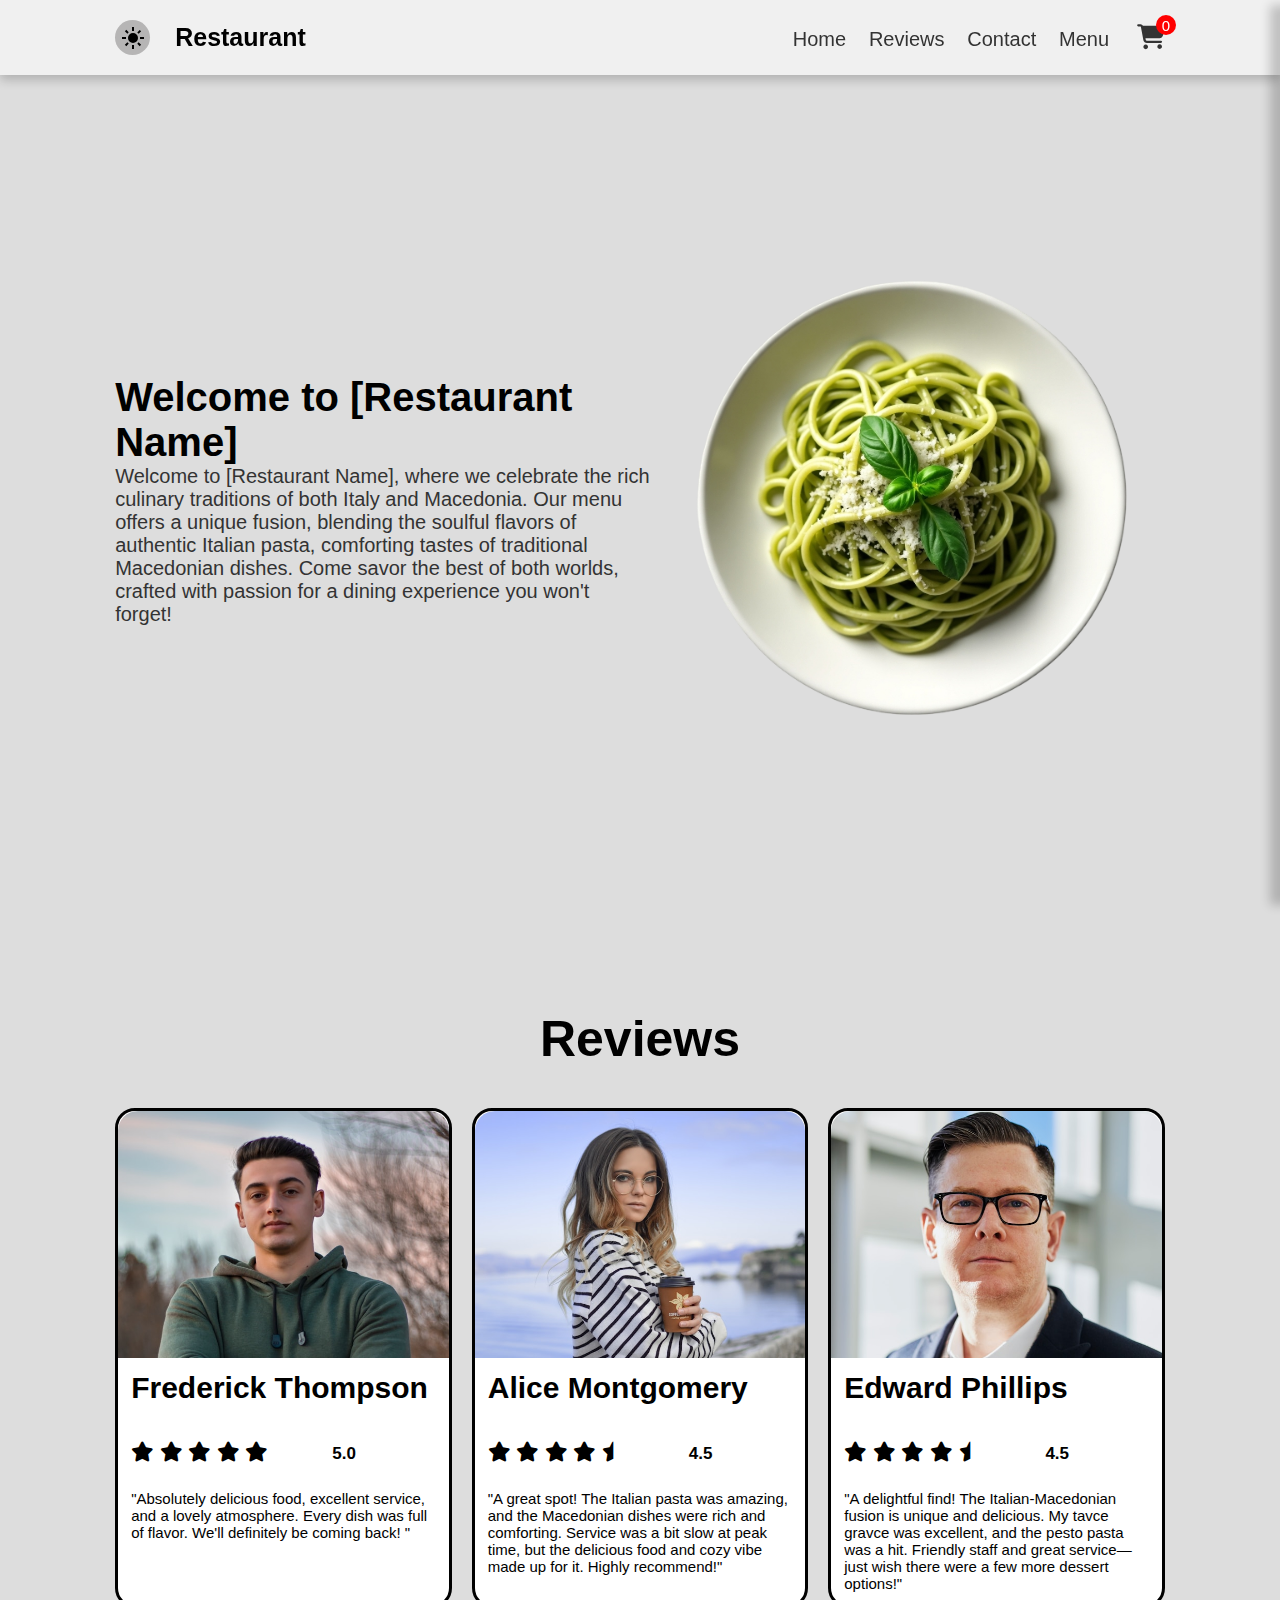
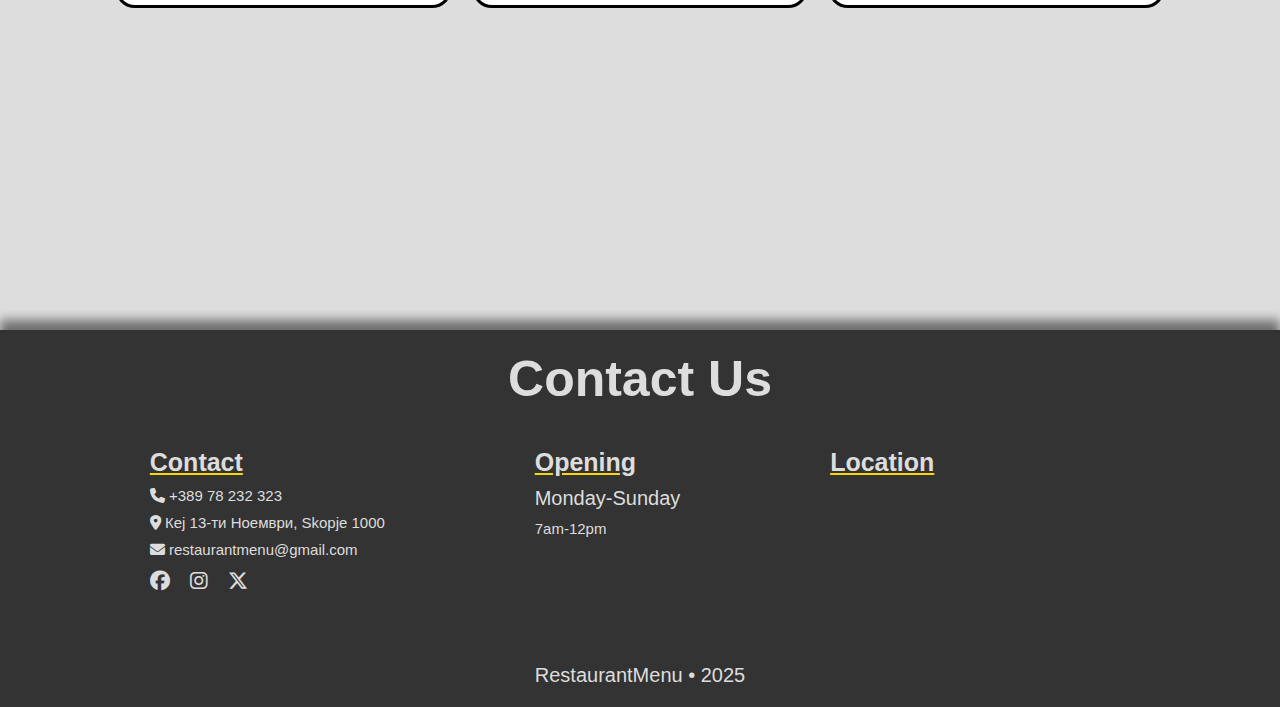
<file: index.html>
<!DOCTYPE html>
<html lang="en">
<head>
    <meta charset="UTF-8">
    <meta name="viewport" content="width=device-width, initial-scale=1.0">
    <title>Restaurant Menu</title>
    <link rel="stylesheet" href="https://cdnjs.cloudflare.com/ajax/libs/font-awesome/6.7.2/css/all.min.css"
          integrity="sha512-Evv84Mr4kqVGRNSgIGL/F/aIDqQb7xQ2vcrdIwxfjThSH8CSR7PBEakCr51Ck+w+/U6swU2Im1vVX0SVk9ABhg=="
          crossorigin="anonymous" referrerpolicy="no-referrer" />
    <link rel="stylesheet" href="styles/index.css">
    <link rel="stylesheet" href="styles/shopCart.css">
    <link rel="stylesheet" href="styles/navBar.css">
    <link rel="stylesheet" href="styles/darklight.css">
</head>
<body>
<!--header-->
    <header>
        <div class="name-theme">
            <button id="dark-light">
                <svg xmlns="http://www.w3.org/2000/svg" height="24px" viewBox="0 -960 960 960" width="24px" fill="#000000"><path d="M480-120q-150 0-255-105T120-480q0-150 105-255t255-105q14 0 27.5 1t26.5 3q-41 29-65.5 75.5T444-660q0 90 63 153t153 63q55 0 101-24.5t75-65.5q2 13 3 26.5t1 27.5q0 150-105 255T480-120Z"/></svg>
                <svg xmlns="http://www.w3.org/2000/svg" height="24px" viewBox="0 -960 960 960" width="24px" fill="#000000"><path d="M480-280q-83 0-141.5-58.5T280-480q0-83 58.5-141.5T480-680q83 0 141.5 58.5T680-480q0 83-58.5 141.5T480-280ZM200-440H40v-80h160v80Zm720 0H760v-80h160v80ZM440-760v-160h80v160h-80Zm0 720v-160h80v160h-80ZM256-650l-101-97 57-59 96 100-52 56Zm492 496-97-101 53-55 101 97-57 59Zm-98-550 97-101 59 57-100 96-56-52ZM154-212l101-97 55 53-97 101-59-57Z"/></svg>
            </button>
            <h2>Restaurant</h2>
        </div>
        <nav>
            <div class="navbar">
                <a href="index.html#home">Home</a>
                <a href="index.html#reviews">Reviews</a>
                <a href="index.html#contact">Contact</a>
                <a href="menu.html">Menu</a>
            </div>
            <div class="shop-cart-container">
                <div class="notification-shop-cart">0</div>
                <a class="shop-cart"><i class="fa-solid fa-cart-shopping"></i></a>
            </div>
            <div id="menu-bar"><i class="fa-solid fa-bars"></i></div>
        </nav>
    </header>

    <div class="shop-cart-card">
        <h1>Shopping cart</h1>
        <ul class="list-shop-cart"></ul>
        <div class="checkout">
            <div class="total">0</div>
            <div class="close">Close</div>
        </div>
    </div>

<!--main-->
    <main>
        <section id="home" class="home-section">
            <div class="home-content">
                <h2>Welcome to [Restaurant Name]</h2>
                <p>Welcome to [Restaurant Name], where we celebrate the rich culinary traditions of both Italy and
                    Macedonia. Our menu offers a unique fusion, blending the soulful flavors of authentic Italian pasta,
                    comforting tastes of traditional Macedonian dishes. Come savor the best of both worlds, crafted
                    with passion for a dining experience you won't forget!</p>
            </div>
            <div class="image-container">
                <img src="images/home-img.png" height="600" width="600"/>
            </div>
        </section>

        <section class="reviews-section" id="reviews">
            <h1>Reviews</h1>
            <div class="reviews-container">
                <div class="reviews-content">
                    <div class="reviews-content-img img1"></div>
                    <h3>Frederick Thompson </h3>
                    <div class="reviews-stars stars1">
                        <i class="fa-solid fa-star"></i>
                        <i class="fa-solid fa-star"></i>
                        <i class="fa-solid fa-star"></i>
                        <i class="fa-solid fa-star"></i>
                        <i class="fa-solid fa-star"></i>
                    </div>
                    <p class="reviews-grade">5.0</p>
                    <p class="review-description">"Absolutely delicious food, excellent service, and a lovely
                        atmosphere. Every dish was full of flavor. We'll definitely be coming back! "</p>
                </div>
                <div class="reviews-content">
                    <div class="reviews-content-img img2"></div>
                    <h3>Alice Montgomery</h3>
                    <div class="reviews-stars stars2">
                        <i class="fa-solid fa-star"></i>
                        <i class="fa-solid fa-star"></i>
                        <i class="fa-solid fa-star"></i>
                        <i class="fa-solid fa-star"></i>
                        <i class="fa-solid fa-star-half"></i>
                    </div>
                    <p class="reviews-grade">4.5</p>
                    <p class="review-description">"A great spot! The Italian pasta was amazing, and the Macedonian
                        dishes were rich and comforting. Service was a bit slow at peak time, but the delicious food
                        and cozy vibe made up for it. Highly recommend!"</p>
                </div>
                <div class="reviews-content">
                    <div class="reviews-content-img img3"></div>
                    <h3>Edward Phillips</h3>
                    <div class="reviews-stars stars3">
                        <i class="fa-solid fa-star"></i>
                        <i class="fa-solid fa-star"></i>
                        <i class="fa-solid fa-star"></i>
                        <i class="fa-solid fa-star"></i>
                        <i class="fa-solid fa-star-half"></i>
                    </div>
                    <p class="reviews-grade">4.5</p>
                    <p class="review-description">"A delightful find! The Italian-Macedonian fusion is unique and
                        delicious. My tavce gravce was excellent, and the pesto pasta was a hit. Friendly staff and
                        great service—just wish there were a few more dessert options!"</p>
                </div>
            </div>
        </section>
        <section id="contact">
            <footer class="contact-footer">
                <h1>Contact Us</h1>
                <div class="contact-container">
                    <div class="contact-info">
                        <h2>Contact</h2>
                        <p><i class="fa-solid fa-phone"></i>  +389 78 232 323</p>
                        <p><i class="fa-solid fa-location-dot"></i>  Кеј 13-ти Ноември, Skopje 1000</p>
                        <p><i class="fa-solid fa-envelope"></i>  restaurantmenu@gmail.com</p>
                        <div class="social-media">
                            <a class="fb" href="https://www.facebook.com"><i class="fa-brands fa-facebook"></i></a>
                            <a class="ig" href="https://www.instagram.com"><i class="fa-brands fa-instagram"></i></a>
                            <a class="x" href="https://www.x.com"><i class="fa-brands fa-x-twitter"></i></a>
                        </div>
                    </div>
                    <div class="contact-work">
                        <h2>Opening</h2>
                        <p class="days">Monday-Sunday</p>
                        <p>7am-12pm</p>
                    </div>
                    <div class="contact-map">
                        <h2>Location</h2>
                        <iframe src="https://www.google.com/maps/embed?pb=!1m14!1m12!1m3!1d670.8393478168705!2d21.4337491891938!3d41.995844864997025!2m3!1f0!2f0!3f0!3m2!1i1024!2i768!4f13.1!5e1!3m2!1sen!2smk!4v1752880765050!5m2!1sen!2smk"
                                width="100%"
                                height="100%"
                                style="border:0;"
                                allowfullscreen=""
                                loading="lazy"
                                referrerpolicy="no-referrer-when-downgrade">
                        </iframe>
                    </div>
                </div>
                <p class="down">RestaurantMenu &#x2022 2025</p>
            </footer>
        </section>
    </main>



<script src="scripts/index.js"></script>
<script src="scripts/cart.js"></script>
<script>
    loadCartFromLocalStorage();
</script>
<script src="scripts/products.js"></script>
<script src="scripts/dark-mode.js"></script>
</body>
</html>
</file>
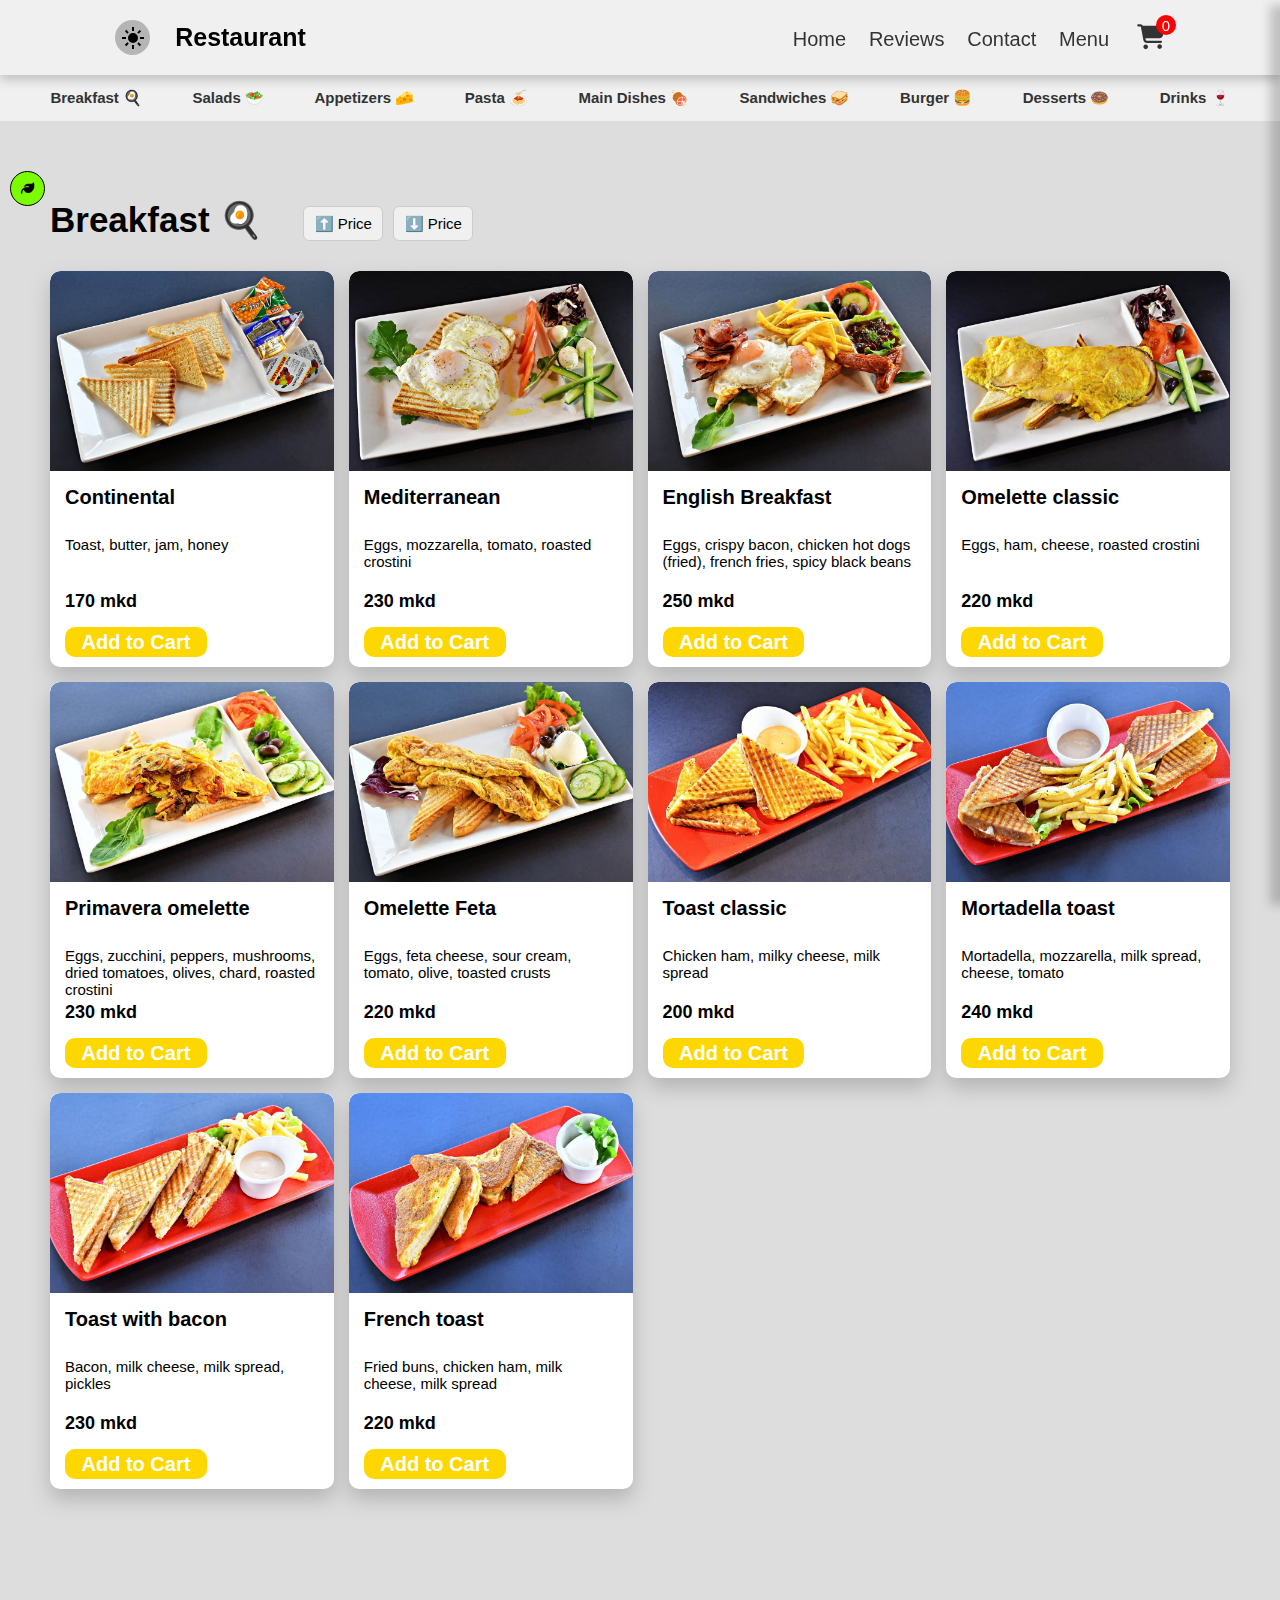
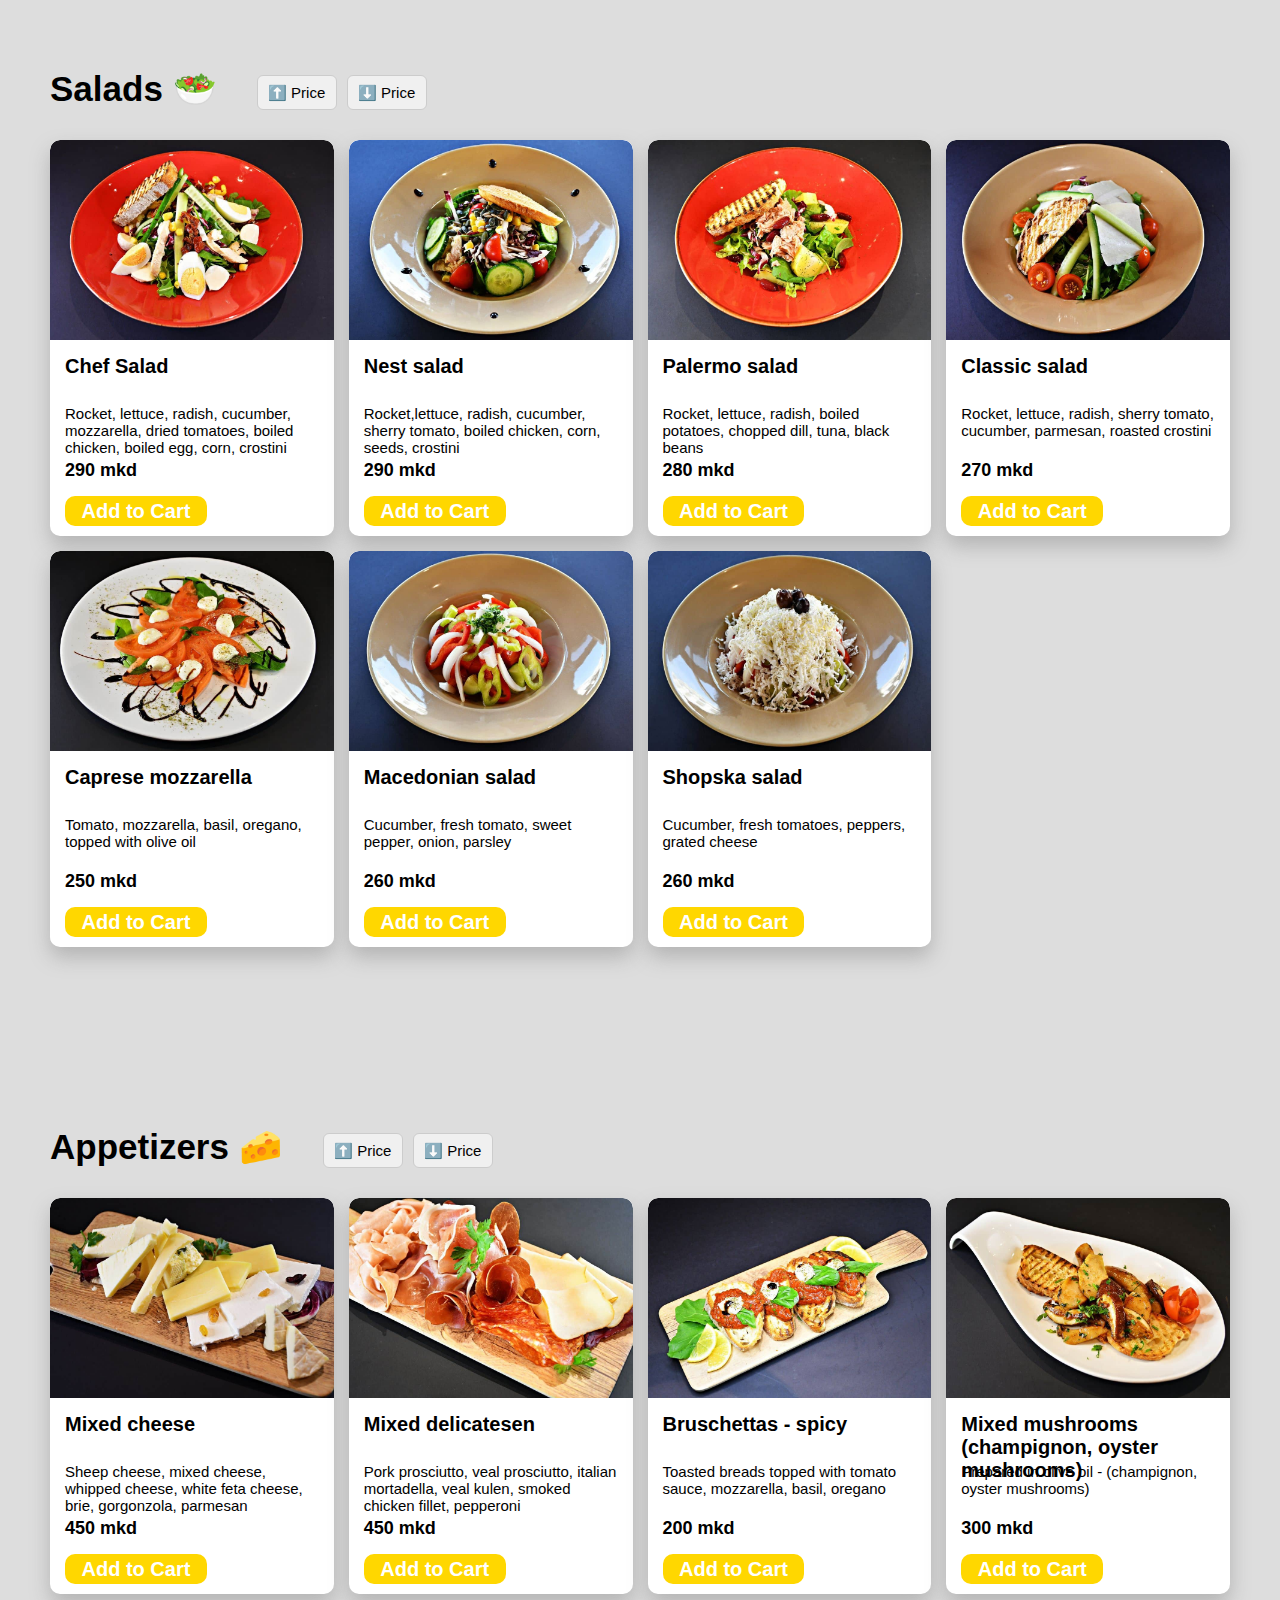
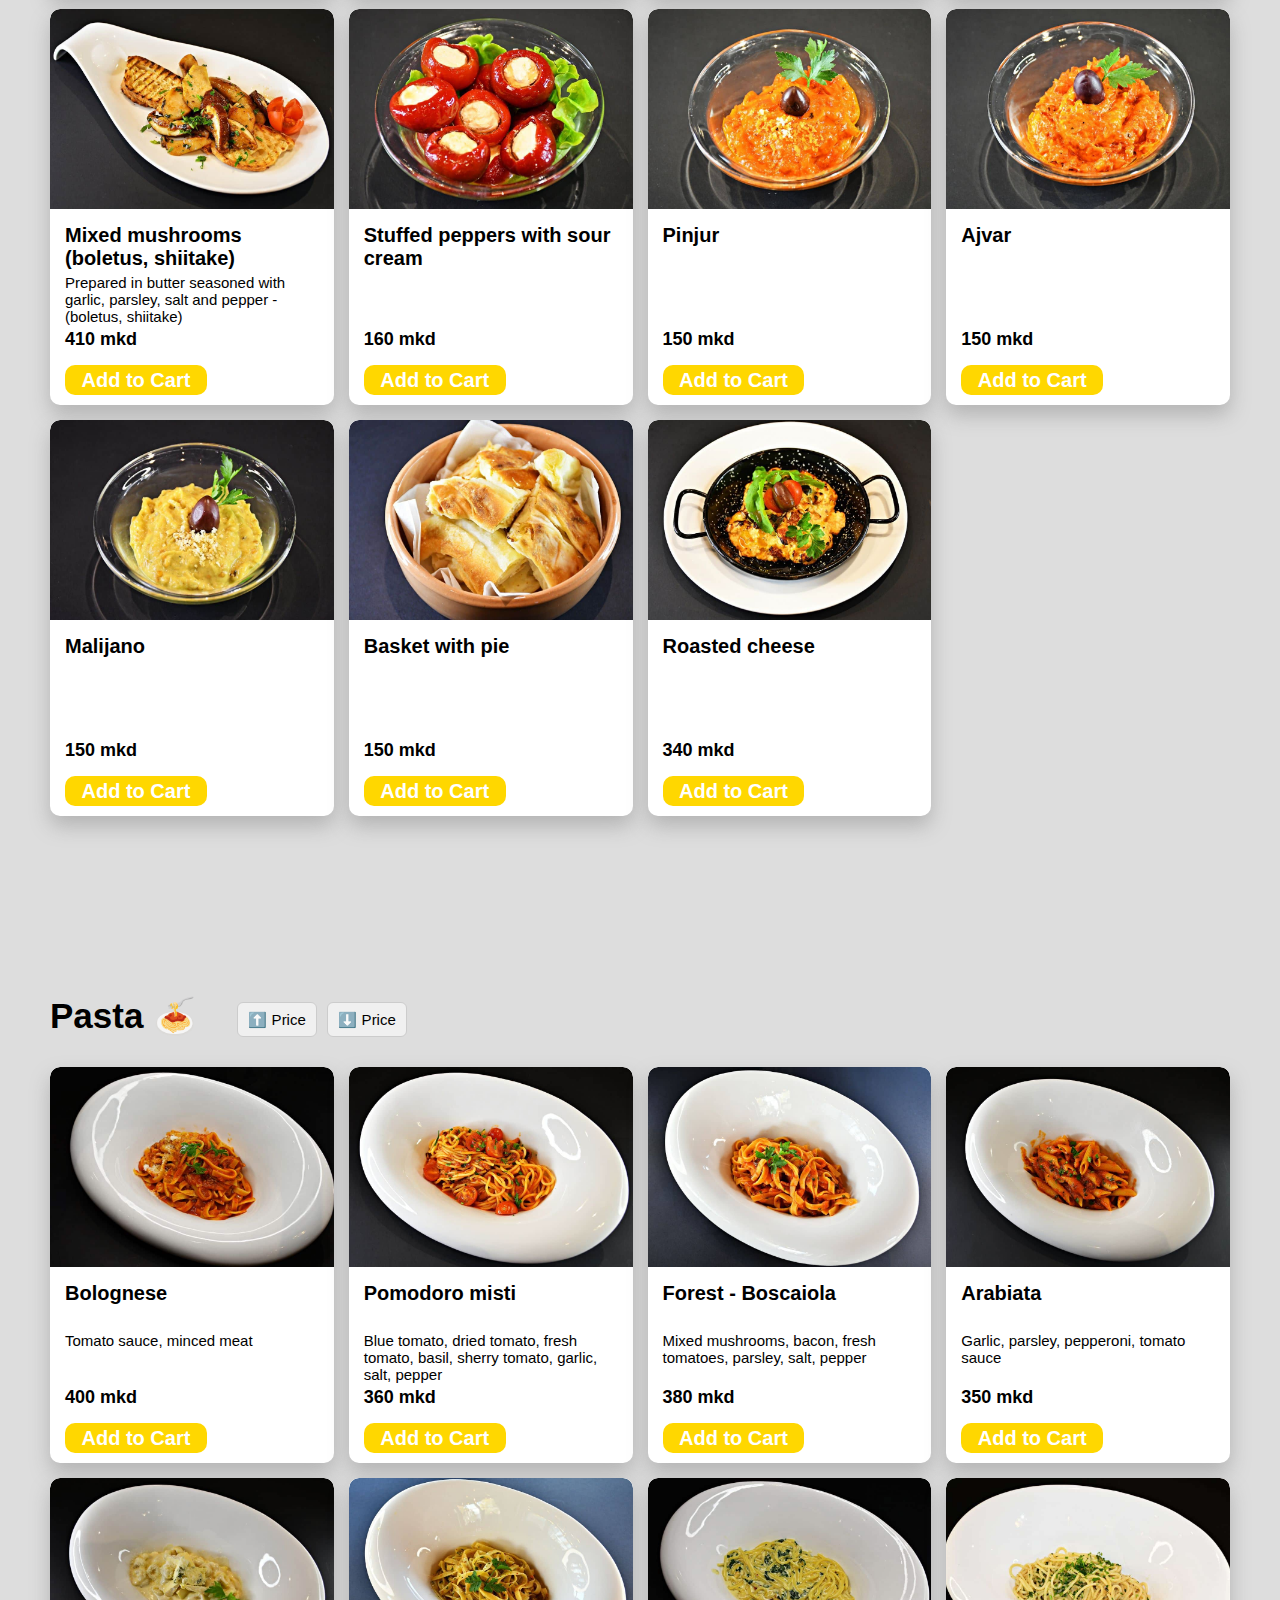
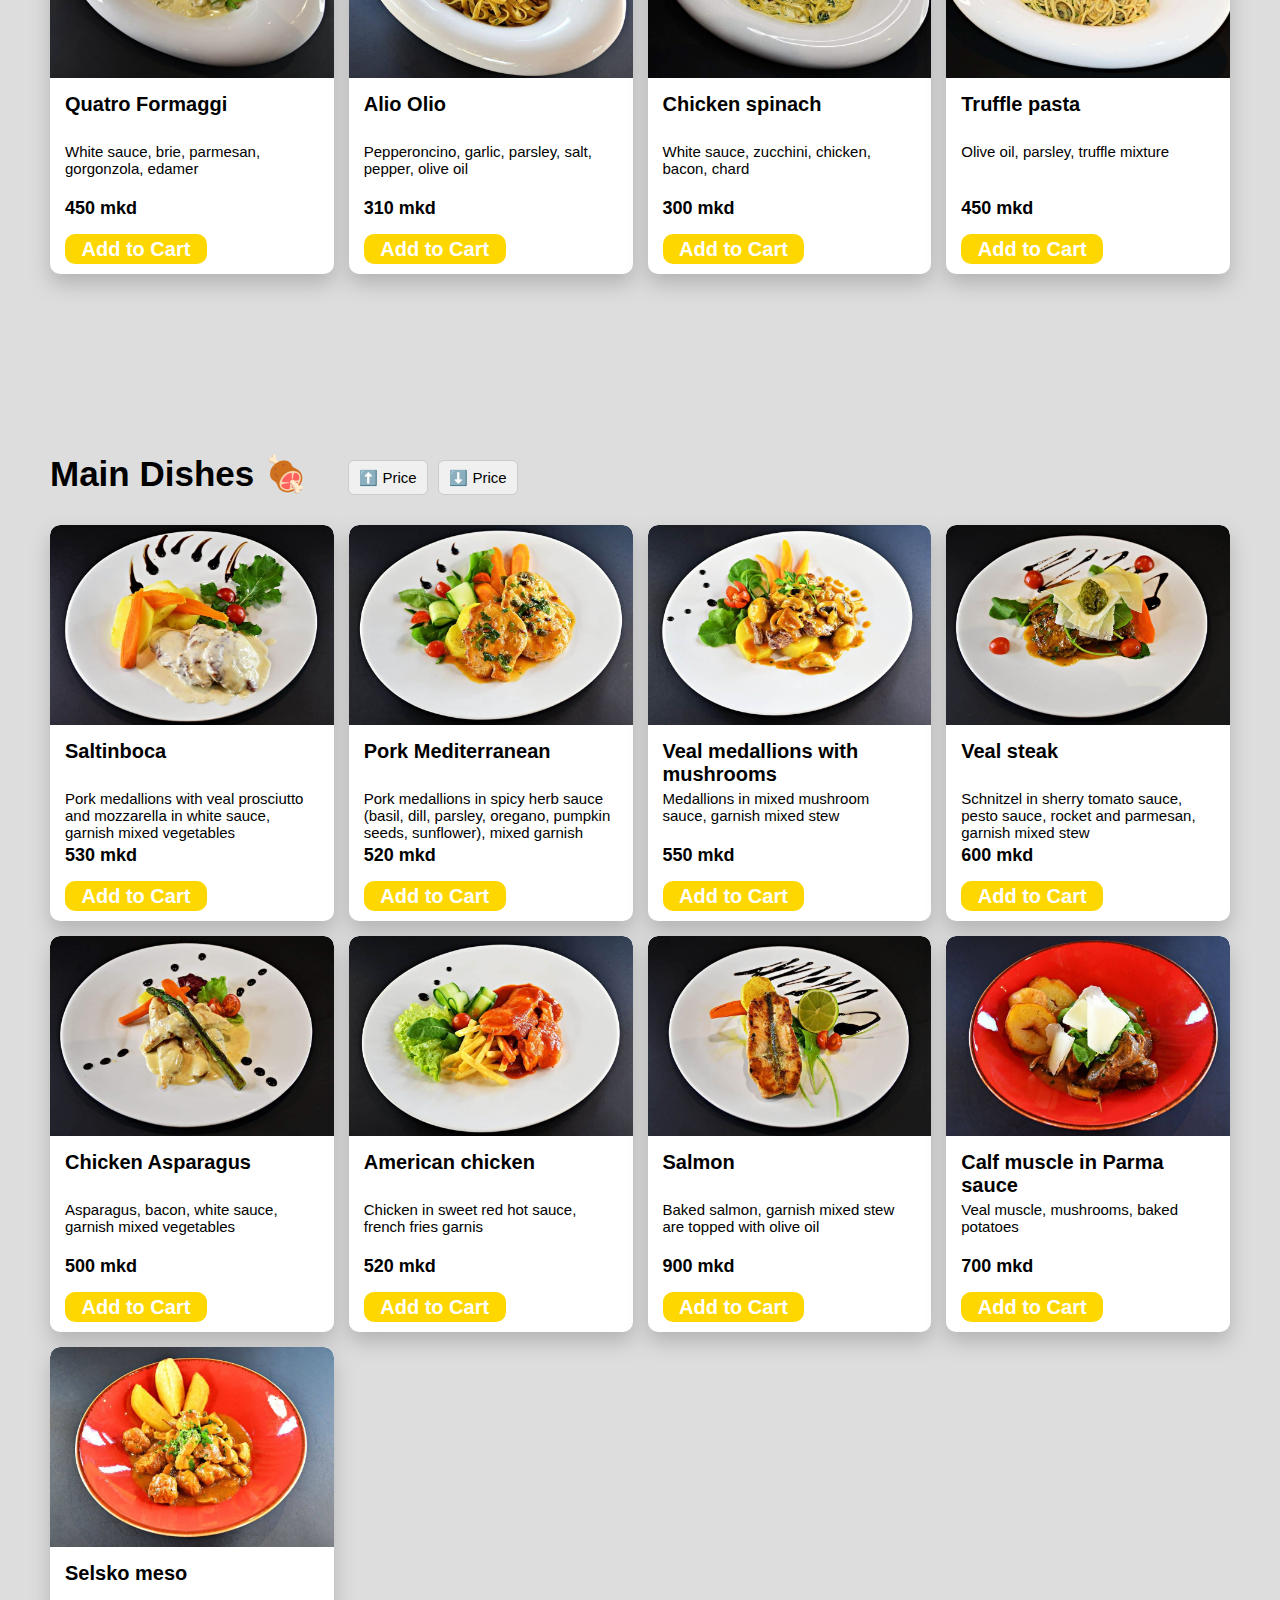
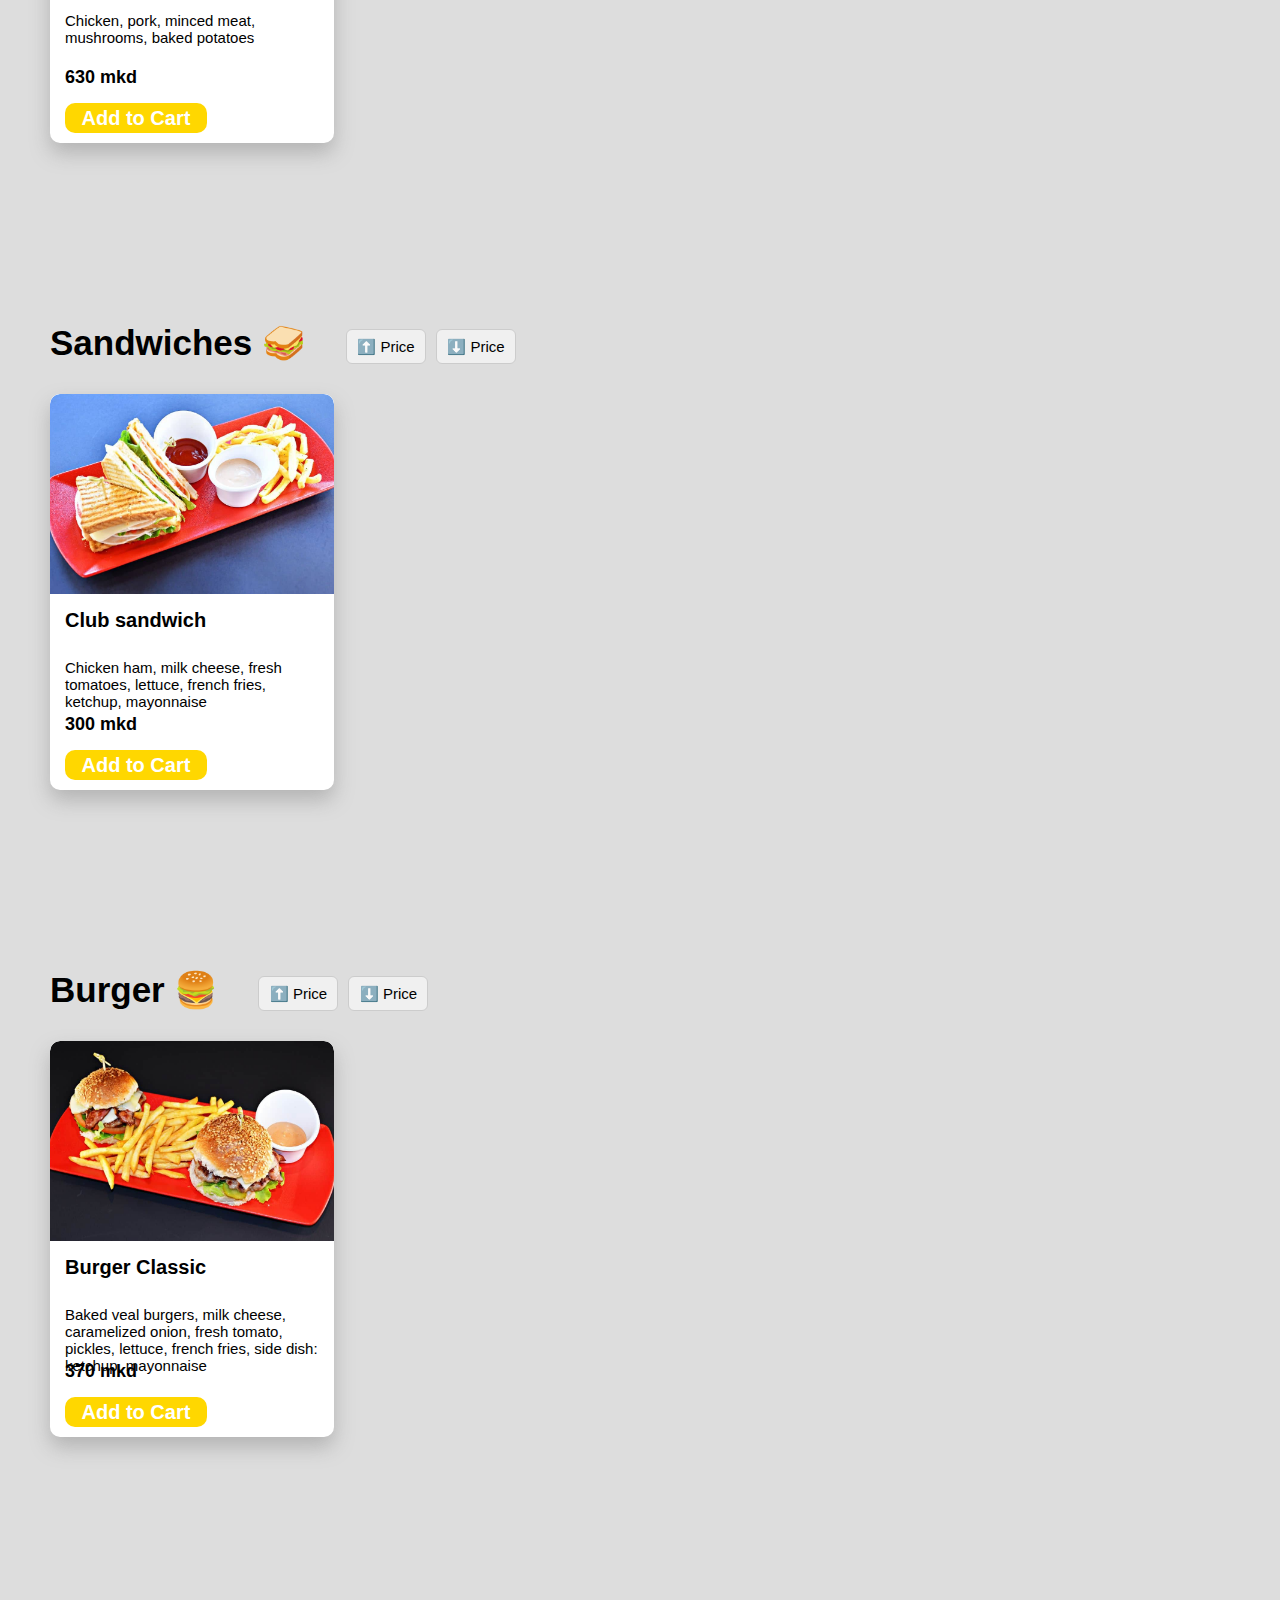
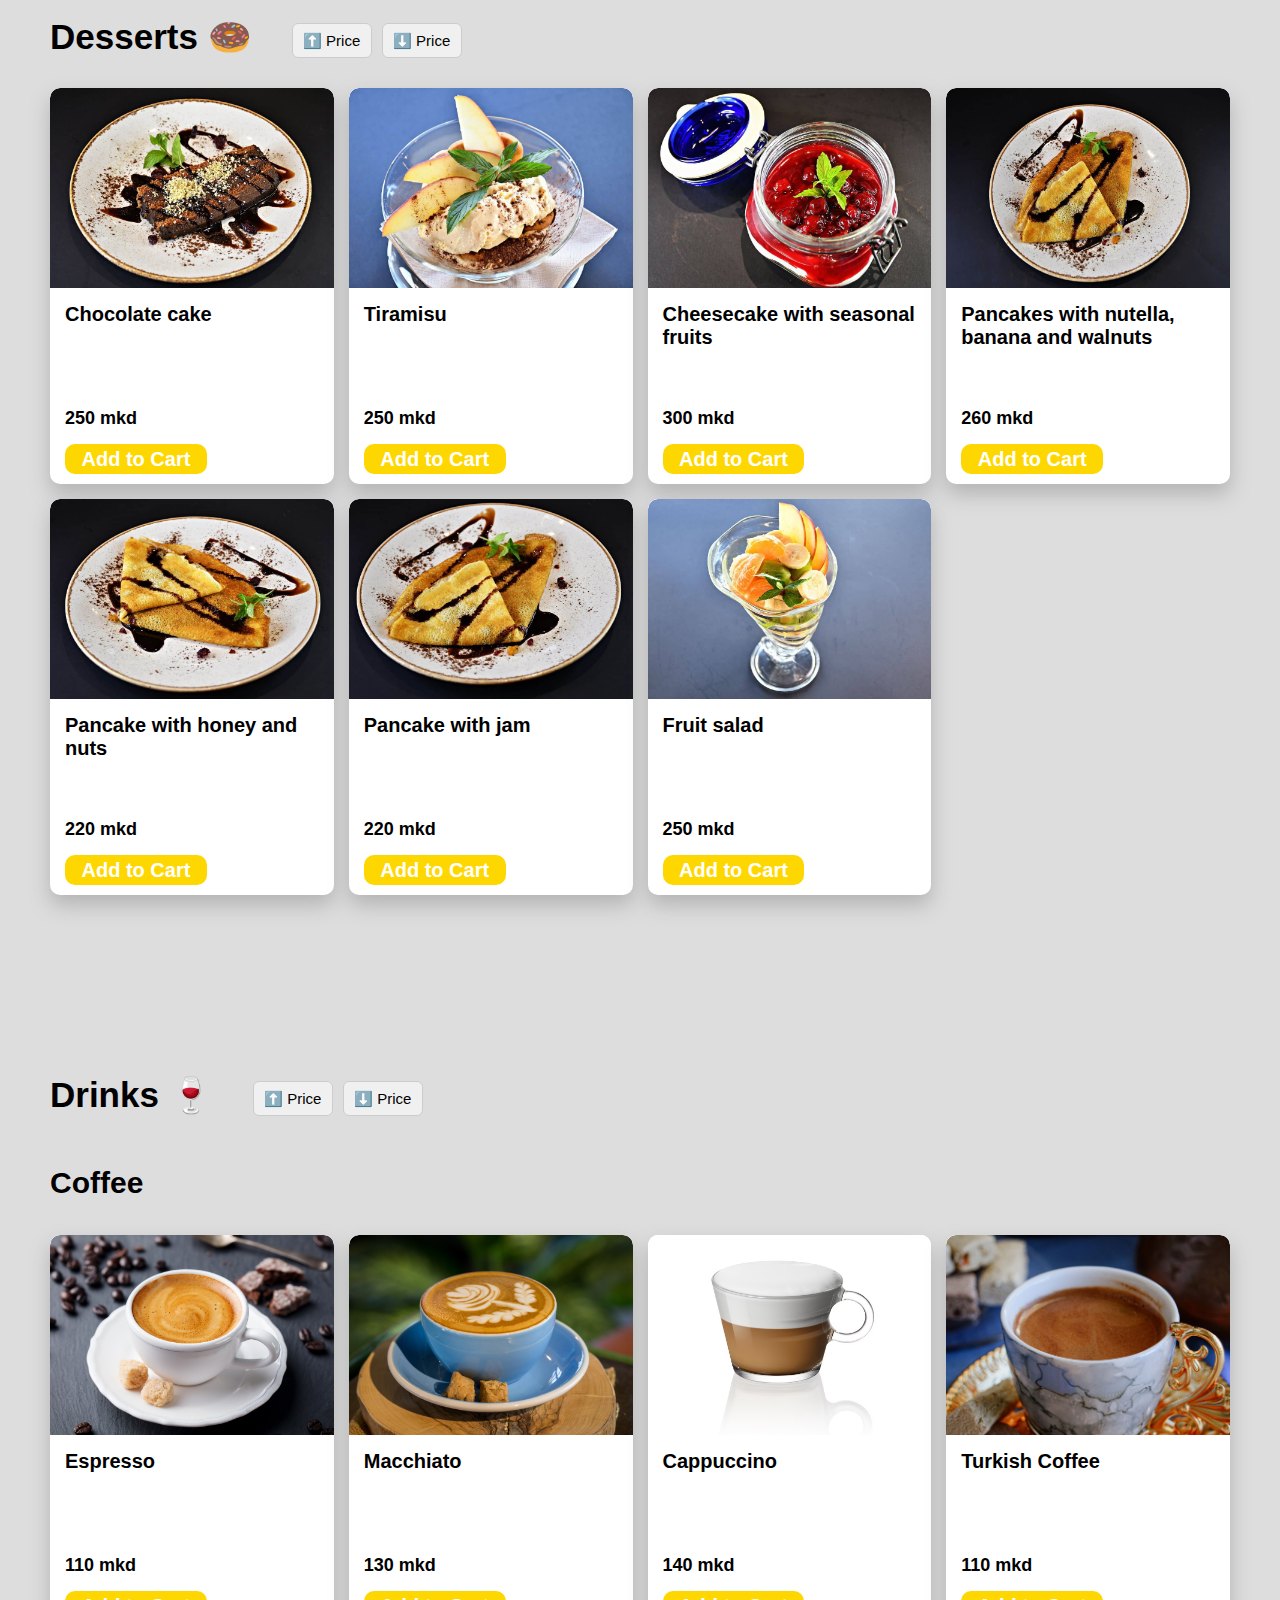
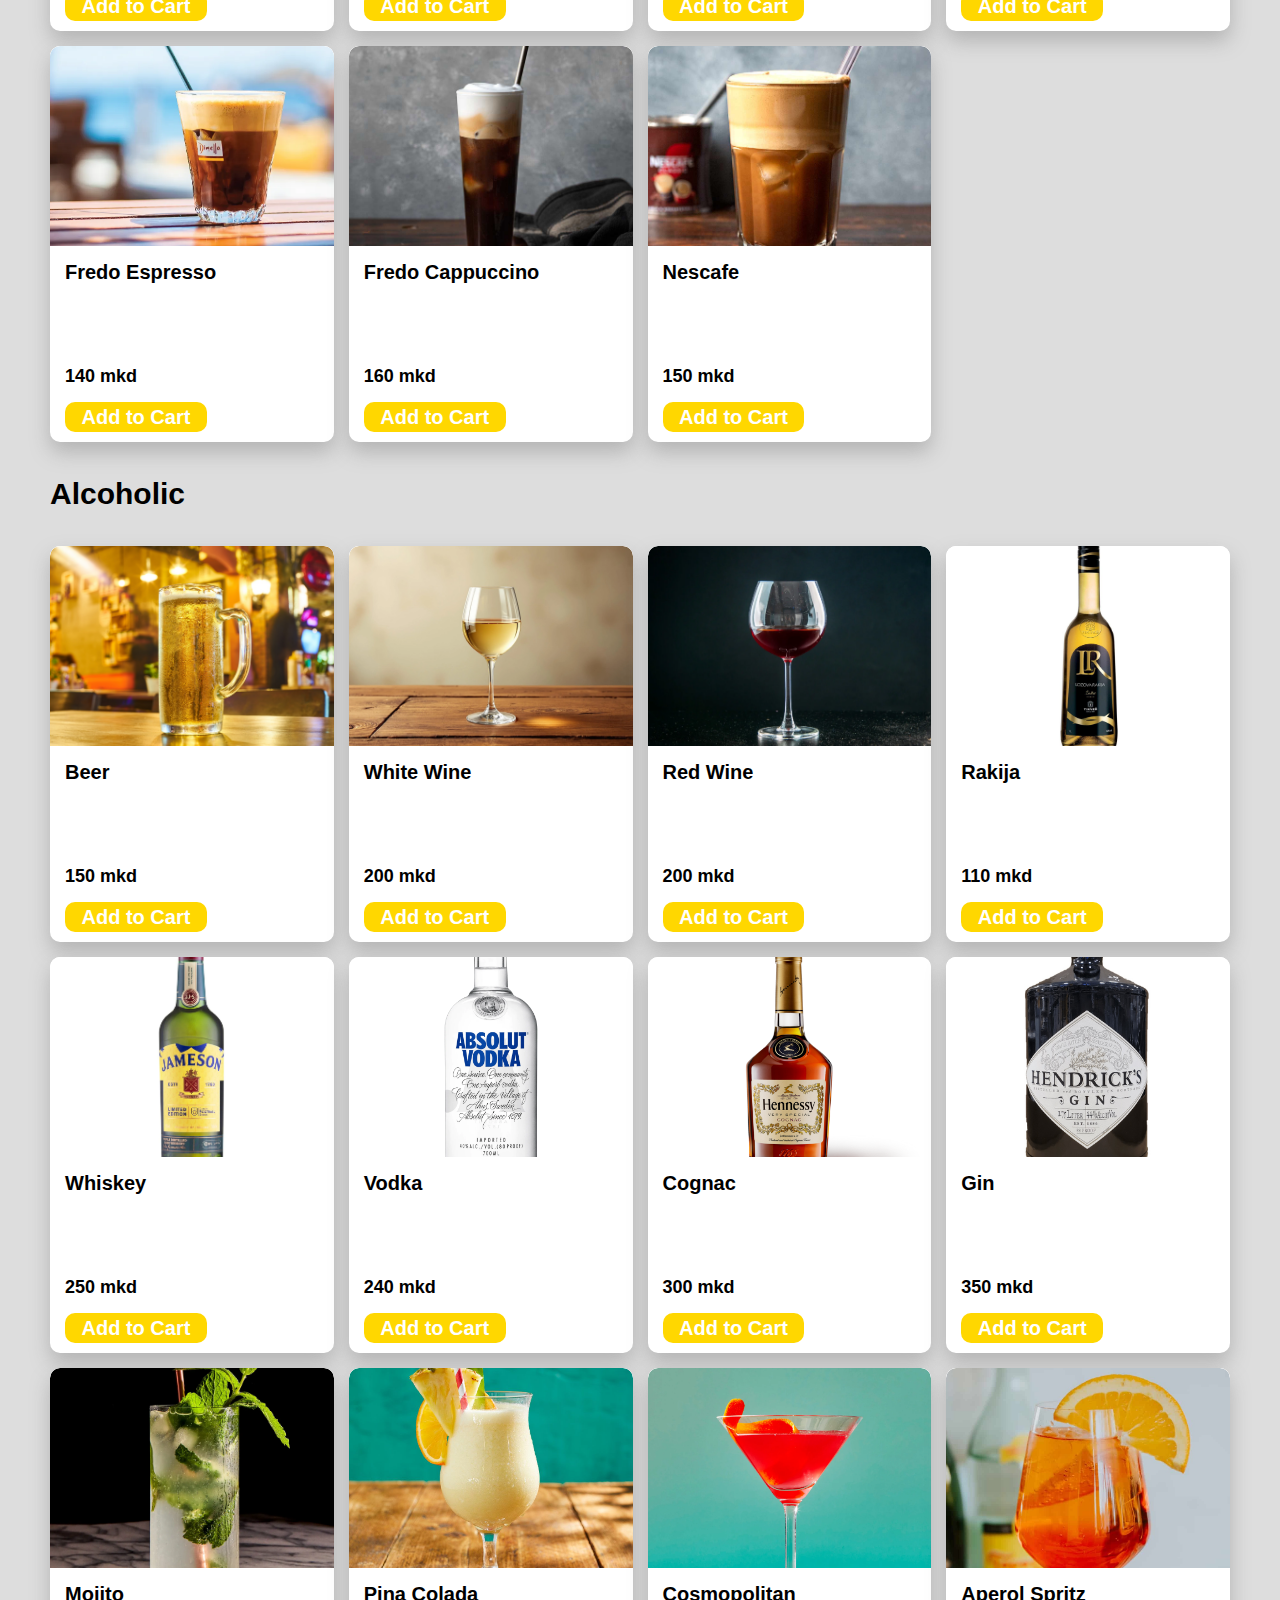
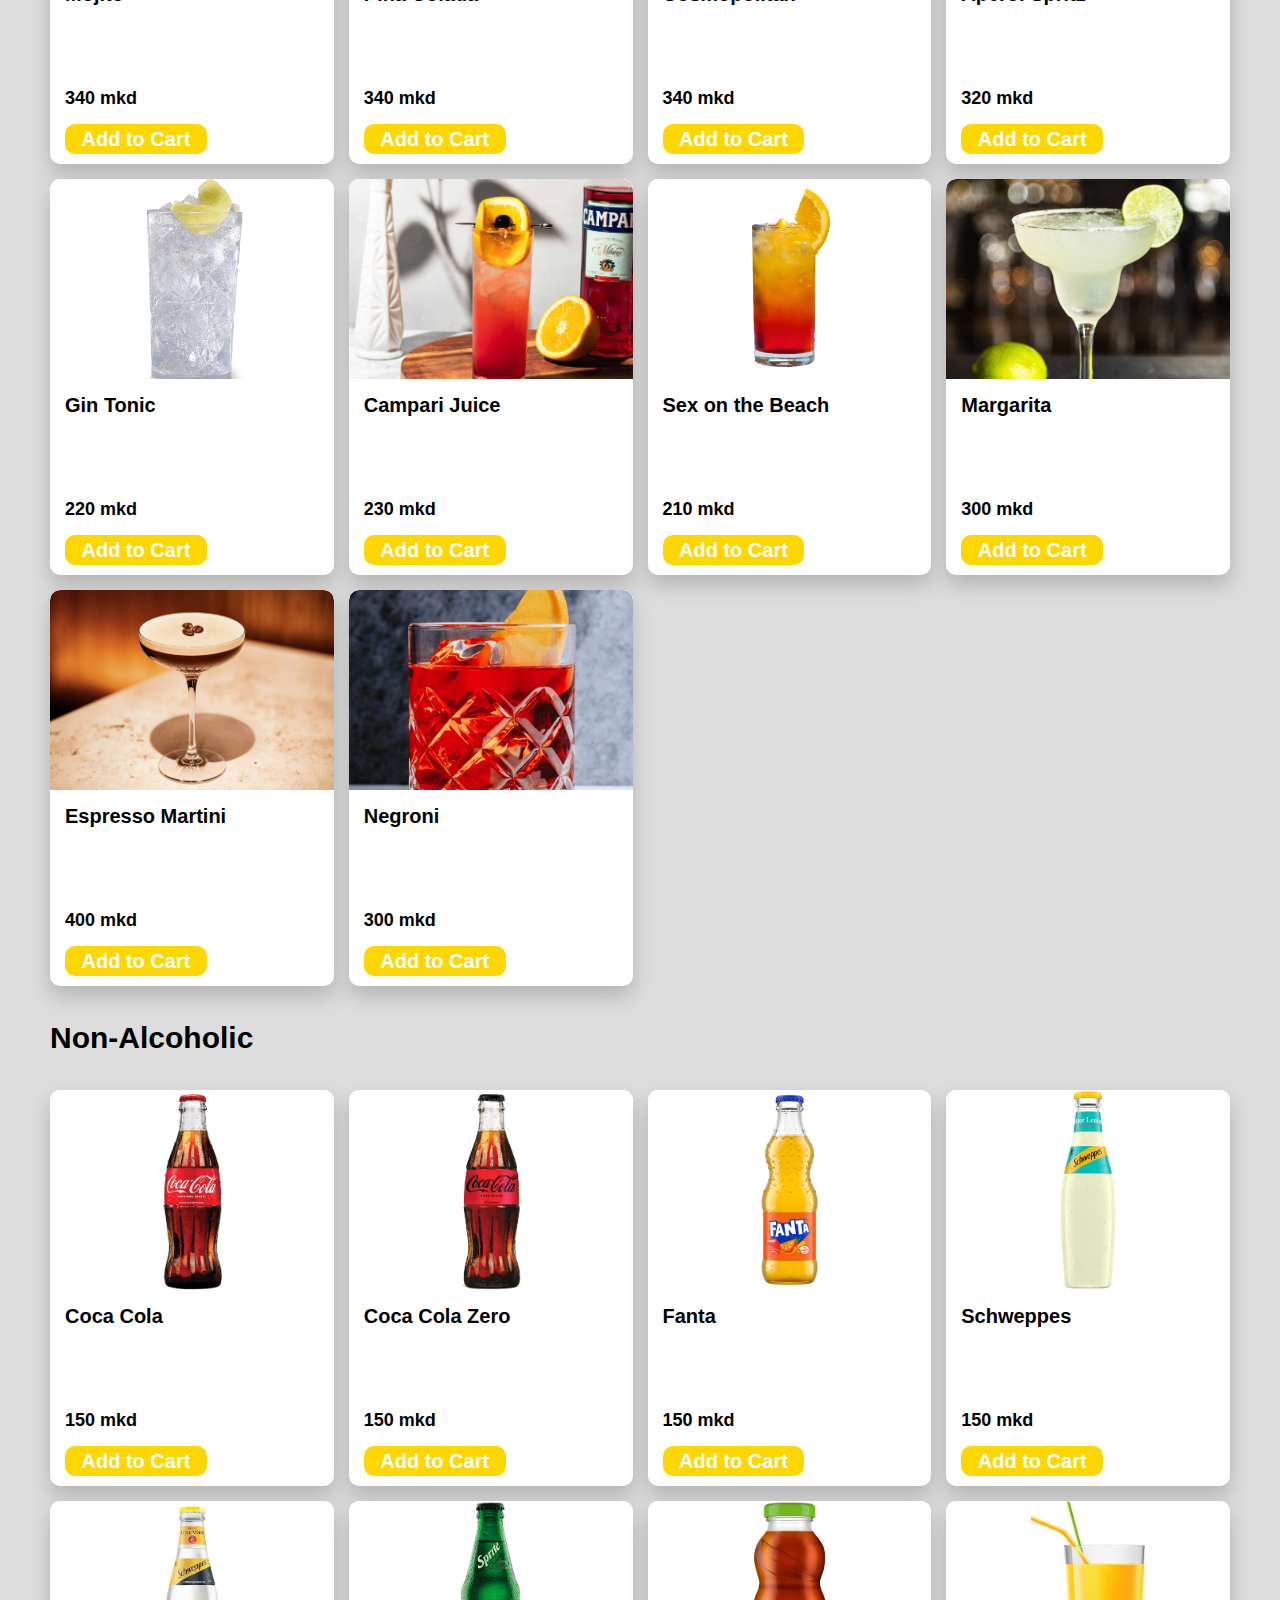
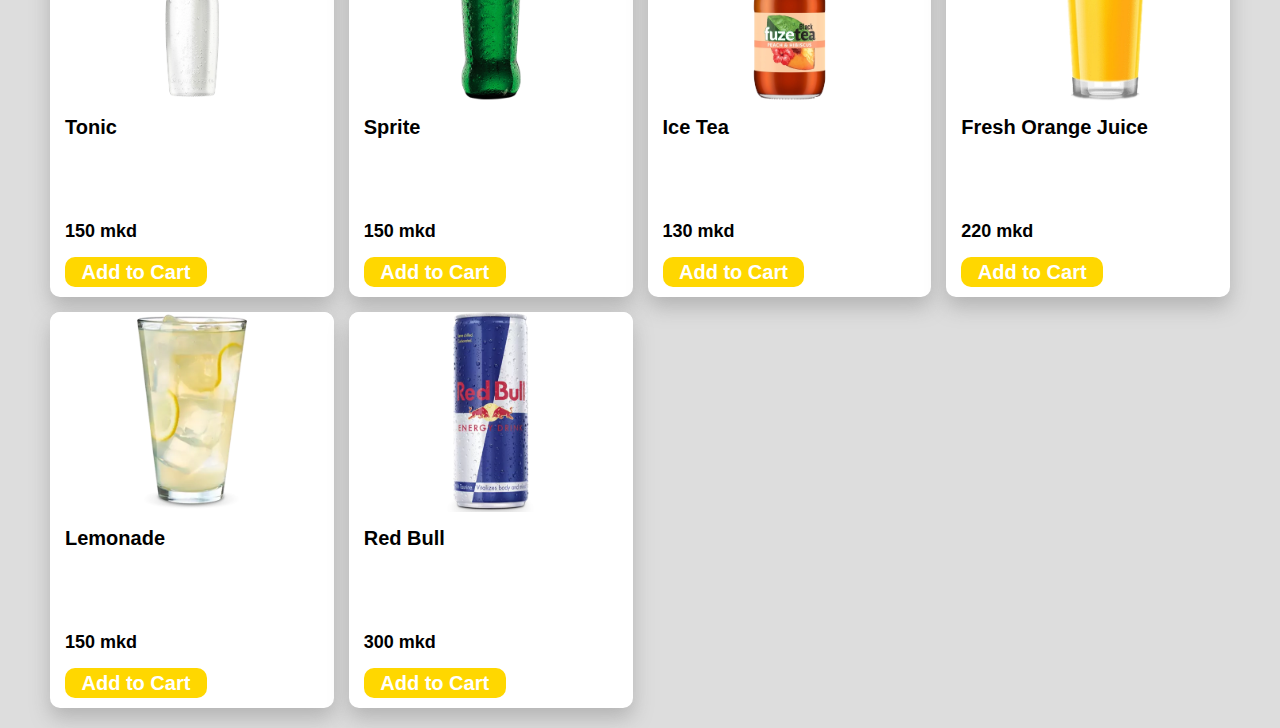
<file: menu.html>
<!DOCTYPE html>
<html lang="en">
<head>
    <meta charset="UTF-8">
    <meta name="viewport" content="width=device-width, initial-scale=1.0">
    <title>Menu</title>
    <link rel="stylesheet" href="styles/menu.css">
    <link rel="stylesheet" href="https://cdnjs.cloudflare.com/ajax/libs/font-awesome/6.7.2/css/all.min.css"
          integrity="sha512-Evv84Mr4kqVGRNSgIGL/F/aIDqQb7xQ2vcrdIwxfjThSH8CSR7PBEakCr51Ck+w+/U6swU2Im1vVX0SVk9ABhg=="
          crossorigin="anonymous" referrerpolicy="no-referrer" />
    <link rel="stylesheet" href="styles/shopCart.css">
    <link rel="stylesheet" href="styles/navBar.css">
    <link rel="stylesheet" href="styles/darklight.css">

</head>
<body>
<!--header-->
<header>
    <div class="name-theme">
        <button id="dark-light">
            <svg xmlns="http://www.w3.org/2000/svg" height="24px" viewBox="0 -960 960 960" width="24px" fill="#000000"><path d="M480-120q-150 0-255-105T120-480q0-150 105-255t255-105q14 0 27.5 1t26.5 3q-41 29-65.5 75.5T444-660q0 90 63 153t153 63q55 0 101-24.5t75-65.5q2 13 3 26.5t1 27.5q0 150-105 255T480-120Z"/></svg>
            <svg xmlns="http://www.w3.org/2000/svg" height="24px" viewBox="0 -960 960 960" width="24px" fill="#000000"><path d="M480-280q-83 0-141.5-58.5T280-480q0-83 58.5-141.5T480-680q83 0 141.5 58.5T680-480q0 83-58.5 141.5T480-280ZM200-440H40v-80h160v80Zm720 0H760v-80h160v80ZM440-760v-160h80v160h-80Zm0 720v-160h80v160h-80ZM256-650l-101-97 57-59 96 100-52 56Zm492 496-97-101 53-55 101 97-57 59Zm-98-550 97-101 59 57-100 96-56-52ZM154-212l101-97 55 53-97 101-59-57Z"/></svg>
        </button>
        <h2>Restaurant</h2>
    </div>
    <nav>
        <div class="navbar">
            <a href="index.html#home">Home</a>
            <a href="index.html#reviews">Reviews</a>
            <a href="index.html#contact">Contact</a>
            <a href="menu.html">Menu</a>
        </div>
        <div class="shop-cart-container">
            <div class="notification-shop-cart">0</div>
            <a class="shop-cart"><i class="fa-solid fa-cart-shopping"></i></a>
        </div>
        <div id="menu-bar"><i class="fa-solid fa-bars"></i></div>
    </nav>
</header>

<div class="shop-cart-card">
    <h1>Shopping cart</h1>
    <ul class="list-shop-cart"></ul>
    <div class="checkout">
        <div class="total">0</div>
        <div class="close">Close</div>
    </div>
</div>

<div class="vegetarian-container">
    <button id="vegetarian-button"><i class="fa-solid fa-leaf"></i></button>
    <p class="vege-description">Vegetarian food</p>
</div>

<section class="fixed-nav">
    <div class="scrollmenu">
        <a class="nav-link scroll" href="#pojadok">Breakfast 🍳</a>
        <a class="nav-link" href="#salati">Salads 🥗</a>
        <a class="nav-link" href="#predjadenje">Appetizers 🧀</a>
        <a class="nav-link" href="#testenini">Pasta 🍝</a>
        <a class="nav-link" href="#glavni-jadenja">Main Dishes 🍖</a>
        <a class="nav-link" href="#sendvichi">Sandwiches 🥪</a>
        <a class="nav-link" href="#burger">Burger 🍔</a>
        <a class="nav-link" href="#deserti">Desserts 🍩</a>
        <a class="nav-link" href="#pijaloci">Drinks 🍷</a>
    </div>
</section>

<div id="menu-container">

</div>

<script src="scripts/index.js"></script>
<script src="scripts/products.js"></script>
<script src="scripts/cart.js"></script>
<script src="scripts/dark-mode.js"></script>
<script src="scripts/menu-sort.js"></script>

</body>
</html>
</file>
<file: styles/index.css>
/*-----------main-------------*/
/*home-section*/
section{
    padding: 2rem 9%;
    min-height: 100vh;
}
section:last-child{
    padding: 0;
    min-height: 0;
}
.home-section{
    margin-top: 5rem;
    display: flex;
    gap: 1.5rem;
    justify-content: center;
    align-items: center;
}
.home-content{
    display: inline-block;
}
.home-content h2{
    font-size: 4rem;
}
.home-content p{
    font-size: 2rem;
    color: #333333;
}
.image-container img{
    width:50rem;
    height:50rem;
}

/*reviews-section*/
.reviews-section{
    margin-top: 4rem;
    margin-bottom: 4rem;
}
.reviews-section h1{
    font-size: 5rem;
    text-align: center;
    margin-bottom: 4rem;
}
.reviews-container{
    display: flex;
    gap: 2rem;
    justify-content: space-evenly;
    align-items: center;
}
.reviews-content{
    width: 40rem;
    height: 50rem;
    border: 3px solid black;
    border-radius: 2rem;
    background-color: white;
}
.reviews-content p{
    font-size: 1.5rem;
    padding: 1.3rem;
}
.reviews-content .reviews-content-img{
    width: 100%;
    height: 50%;
}
.reviews-content-img{
    background-size: cover;
    border-radius: 2rem 2rem 0 0;
    background-repeat: no-repeat;
    background-position: 0 -30px;
}
.img1{
    background-image: url("../images/frederick.jpg");
}
.img2{
    background-image: url("../images/alice.jpg");
}
.img3{
    background-image: url("../images/edward.jpg");
}
.reviews-content h3{
    margin-bottom: 1rem;
    font-size: 3rem;
    padding: 1.3rem;
}
.reviews-stars{
    display: inline-block;
    height: 2rem;
    width: 60%;
}
.stars1,.stars2,.stars3{
    padding: 1.3rem;
    font-size: 2rem;
}
.reviews-content .reviews-grade{
    font-weight: bold;
    display: inline-block;
    font-size: 1.7rem;
}


/*contact-section*/
footer{
    background-color: #333333;
    color: #dddddd;
    padding: 2rem;
    box-shadow: 0 -1rem 1rem rgba(0,0,0,0.5);
}
.contact-footer h1{
    font-size: 5rem;
    text-align: center;
    margin-bottom: 4rem;
}
.contact-container{
    display: flex;
    gap: 2rem;
    justify-content: space-evenly;
    align-items: baseline;
}
.contact-container h2{
    font-size: 2.5rem;
    text-decoration: underline gold;
    margin-bottom: 1rem;
}
.contact-container p{
    margin-bottom: 1rem;
    font-size: 1.5rem;
}
.social-media{
    margin-top: 1.2rem;
    display: flex;
    gap: 2rem;
    font-size: 2rem;
}
.social-media a{
    text-decoration: none;
    color: #dddddd;
}
.fb:hover{
    color: royalblue;
}
.ig:hover{
    color: yellow;
}
.x:hover{
    color:black;
}
.contact-container .days{
    font-size: 2rem;
}

.down{
    text-align: center;
    margin-top: 2.5rem;
    font-size: 2rem;
}








@media(max-width:1150px){
    .reviews-container{
        flex-wrap: wrap;
    }
}

@media(max-width: 991px){
    .home-section{
        margin-top: 7rem;
        flex-wrap: wrap;
    }

    .reviews-container{
        flex-wrap: wrap;
    }
    .reviews-content p{
        font-size: 1.7rem;
    }

}

@media (max-width:768px){

}

@media(max-width: 400px){
    html{
        font-size: 50%;
    }
}
</file>
<file: styles/shopCart.css>
.shop-cart-card{
    width: 35%;
    height: 100%;
    position: fixed;
    top: 0;
    left:100%;
    background-color: #d8d2d2;
    z-index: 1001;
    box-shadow: -1rem 0.5rem 1rem rgba(0,0,0,0.2);
    color: black !important;
    display: flex;
    flex-direction: column;
}
.shop-cart-card h1{
    font-size: 3rem;
    color: #d3b30d;
    margin: 2rem;
    height:8rem;
}
.shop-cart-card .checkout{
    display: grid;
    grid-template-columns: 1fr 1fr;
    position: sticky;
    bottom: 0;
    width: 100%;
    z-index: 10;
}
.shop-cart-card .checkout div{
    background: #d3b30d;
    width: 100%;
    height: 10vh;
    display: flex;
    align-items: center;
    justify-content: center;
    font-size: 2rem;
    font-weight: bold;
    cursor: pointer;
}
.shop-cart-card .checkout .close{
    background: black;
    color: white;
}
.shop-cart-card .checkout .close:hover{
    background: #191919;
}
.active .shop-cart-card{
    left: 65%;
}

.list-shop-cart{
    flex: 1 1 auto;
    overflow-y: auto;
    padding: 0 0 6rem;
}
.list-shop-cart li{
    display:grid;
    grid-template-columns: 100px 1fr 1fr 1fr;
    row-gap: 2rem;
    margin-bottom: 1rem;
    background-color: white;
    margin-left: 2rem;
    margin-right: 2rem;
    border-radius: 5px;
}
.list-shop-cart li div{
    display: flex;
    align-items: center;
    justify-content: center;
}
.list-shop-cart li div img{
    width: 100%;
    height: 90px;
    border-radius: 5px;
}
.shop-name{
    font-size: 1.5rem;
    font-weight: bold;
    text-align: center;
}
.shop-price{
    font-size: 2rem;
    font-weight: bold;
    text-align: center;
}
.qty-controls-mid{
    margin-right: 2px;
    margin-left: 2px;
    font-size: 1.5rem;
    text-align: center;
}







@media(max-width:1150px){
    .shop-cart-card{
        width: 50%;
    }
    .active .shop-cart-card{
        left: 50%;
    }
}

@media(max-width: 991px){
    .shop-cart-card h1{
        margin-top: 2rem;
    }
}

@media (max-width:768px){
    .shop-cart-card{
        width: 100%;
    }
    .active .shop-cart-card{
        left: 0;
    }
}

@media(max-width:520px){

}

@media(max-width: 400px){

}
</file>
<file: styles/navBar.css>
*{
    font-family: Arial, Helvetica, sans-serif;
    margin: 0;
    padding: 0;
    box-sizing: border-box;
    text-decoration: none;
    transition: all 0.3s ease;
}
html{
    font-size: 62.5%;
    overflow-x: hidden;
    scroll-behavior: smooth;
    scroll-padding-top: 13rem;
}
body{
    background: #dddddd;
}
header{
    position: fixed;
    top:0; left: 0; right: 0;
    z-index: 1001;
    display: flex;
    align-items: center;
    justify-content: space-between;
    box-shadow: 0 0.5rem 1rem rgba(0,0,0,0.2);
    background: rgb(240, 240, 240);
    padding: 2rem 9%;
}
.name-theme{
    display: flex;
    align-items: center;
    justify-content: center;
}
header h2{
    font-size: 2.5rem;
    margin-left: 2.5rem;
}
.navbar{
    display:inline-block;
}
header nav a{
    font-size: 2rem;
    margin-left: 2rem;
    color: #333333;
    cursor: pointer;
}
header .navbar a:hover{
    color: white;
    padding:1rem;
    background-color: #333333;
    border-radius: 1rem;
}
.shop-cart-container{
    display: inline-block;
    position: relative;
}
.notification-shop-cart{
    position: absolute;
    top: -8px; left: 44px;
    background-color: red;
    color: white;
    font-size: 1.5rem;
    width: 2rem;
    height: 2rem;
    border-radius: 50%;
    display: flex;
    align-items: center;
    justify-content: center;
}
.shop-cart{
    font-size: 2.5rem;
    margin-left: 2.5rem;
}
.shop-cart:hover{
    color: gold;
}
#menu-bar{
    font-size: 3rem;
    cursor: pointer;
    color: #333333;
    display: none;
}



















@media(max-width: 991px){
    html{
        font-size: 55%;
    }
    header{
        padding: 2rem;
    }
    #menu-bar{
        margin-right: 2rem;
    }
}

@media (max-width:768px){
    html{
        scroll-padding-top: 17vh;
    }
    header{
        height: 11vh;
        min-height: 50px;
    }
    #menu-bar{
        display: initial;
        margin-left: 2rem;
    }
    #menu-bar.yellow{
        color: gold;
    }
    .shop-cart{
        font-size: 3rem;
    }
    header .navbar{
        position: absolute;
        top: 100%; left: 0; right: 0;
        background-color: rgb(220, 220, 220);
        clip-path: polygon(0 0, 100% 0, 100% 0, 0 0);
    }
    header .navbar.active{
        clip-path: polygon(0 0, 100% 0, 100% 100%, 0 100%);
    }
    header .navbar a{
        margin:1.5rem;
        padding: 1.5rem;
        display: block;
        border:.2rem solid rgba(0,0,0,0.1);
        border-left:.5rem solid gold;
    }



}

@media(max-width: 400px){
    html{
        font-size: 50%;
    }
}
</file>
<file: styles/darklight.css>
#dark-light{
    width: 3.5rem;
    height: 3.5rem;
    border-radius: 50%;
    padding: 0;
    display: flex;
    align-items: center;
    justify-content: center;
    border:none;
    background-color: #b6b5b5;
    cursor: pointer;
}
#dark-light svg:first-child{
    display: none;
}
.dark-mode #dark-light svg:last-child{
    display: none;
}
.dark-mode #dark-light svg:first-child{
    display: block;
}

.dark-mode{
    background-color: #191919 !important;
    color: white !important;
}
.dark-mode .reviews-content{
    background-color: #2b2a2a;
}
.dark-mode .home-content p{
    color: white !important;
}
.dark-mode header{
    background-color: #2b2a2a !important;
    color: white !important;
    box-shadow: 0 0.5rem 1rem rgba(255, 255, 255, 0.3);
}
.dark-mode .navbar a{
    color: white !important;
}
.dark-mode .shop-cart{
    color: white;
}
.dark-mode .shop-cart:hover{
    color: gold;
}

/*menu-del*/
.dark-mode .pojadok-item{
    background-color: #2b2a2a;
}

.dark-mode div.scrollmenu{
    background-color: #2b2a2a;
}
.dark-mode div.scrollmenu a{
    color: white;
}





@media (max-width:768px) {
    .dark-mode header .navbar a{
        color:#333333 !important;
    }
    .dark-mode #menu-bar{
        color: white;
    }
    .dark-mode #menu-bar.yellow{
        color: gold;
    }
}
</file>
<file: styles/menu.css>
/*scrollmenu*/
div.scrollmenu {
    padding-left: 14px;
    padding-right: 14px;
    display: flex;
    justify-content: space-evenly;
    background: rgb(240, 240, 240);
    overflow-x: auto;
    white-space: nowrap;
    position: fixed;
    top: 75px;
    left: 0; right: 0;
}
div.scrollmenu a {
    display: inline-block;
    color: #333333;
    text-align: center;
    padding: 14px;
    text-decoration: none;
    font-size: 1.5rem;
    font-weight: bold;
    white-space: nowrap;
}
div.scrollmenu a:hover, .scrollmenu a.active {
    background-color: royalblue;
    border-radius: 15px;
    color: white;
}


/*main*/
#menu-container{
    margin: 2rem;
}
#menu-container h1{
    font-size: 3.5rem;
    padding-left: 3rem;
    margin-top: 20vh;
}
.food-container{
    margin-top: 3rem;
    display: grid;
    grid-template-columns: 1fr 1fr 1fr 1fr;
    gap: 1.5rem;
    padding-left: 3rem;
    padding-right: 3rem;
}
.pojadok-item{
    display: flex;
    flex-direction: column;
    gap: 1.5rem;
    justify-content: start;
    border-radius: 10px;
    background-color: white;
    box-shadow: 0 10px 20px rgba(117, 118, 118, 0.4);
}
.pojadok-item:hover {
    box-shadow: 0 20px 30px rgba(117, 118, 118, 0.7);
}
.name{
    font-size: 2rem;
    height: 3rem;
}
.pojadok-item-text{
    font-size: 1.5rem;
    padding-left: 1.5rem;
    padding-right: 1.5rem;
}
.sostojki{
    margin-top: 2rem;
    height: 4rem;
}
.cena{
    margin-top: 1.5rem;
    font-weight: bold;
    font-size: 1.8rem;
}
.pojadok-item-img{
    height: 200px;
    width: 100%;
    border-radius: 10px 10px 0 0;
    overflow: hidden;
    background-color: white;
}
.pojadok-item-img img{
    width: 100%;
    height: 100%;
    object-fit: cover;
    border-radius: 10px 10px 0 0;
}
.bezalkoholni .pojadok-item-img img{
    object-fit: contain;
    width: 100%;
    height: 100%;
    border-radius: 10px 10px 0 0;
}
.pojadok-item-img img:hover{
    height: 104%;
}

.pojadok-item button{
    width:50%;
    height: 3rem;
    background-color: gold;
    color: white;
    font-size: 2rem;
    font-weight: bold;
    margin-left: 1.5rem;
    border:none;
    border-radius: 10px;
    margin-bottom: 1rem;
}
.pojadok-item button:hover{
    width: 55%;
    background-color: #d3b30d;
    cursor: pointer;
}
.food-container h2{
    display: block;
    width: 100%;
    grid-column: 1/-1;
    margin-top: 2rem;
    margin-bottom: 2rem;
    font-size: 3rem;
}




/*vegetarian button*/
.vegetarian-container{
    position: fixed;
    top:19%;
    left:1rem;
    z-index: 1000;
    border-radius: 50%;
}
#vegetarian-button{
    width:3.5rem;
    height:3.5rem;
    border-radius: 50%;
    border: 1px solid black;
    background-color: lawngreen;
    cursor: pointer;
    text-align: center;
}
#vegetarian-button.active{
    background-color: darkgreen;
}
.vege-description{
    visibility: hidden;
    background-color: #333;
    color: white;
    text-align: center;
    border-radius: 6px;
    padding: 5px 8px;
    position: absolute;
    top: 20%;
    left: 110%;
    opacity: 0;
    white-space: nowrap;
}
.vegetarian-container:hover .vege-description{
    visibility: visible;
    opacity: 1;
}

.pojadok-item.vegetarian-js{
    background-color: forestgreen !important;
    color: white;
}


/*sort*/
.title-container h1{
    margin-right: 3rem;
}
.title-container {
    display: flex;
    align-items: end;
    justify-content: start;
    gap: 1rem;
    margin-bottom: 1rem;
}

.sort-button {
    padding: 4px 8px;
    font-size: 1.5rem;
    background-color: #f0f0f0;
    border: 1px solid #ccc;
    border-radius: 6px;
    cursor: pointer;
    height: 3.5rem;
    width: 8rem;
}

.sort-button:hover {
    background-color: #e0e0e0;
}








@media(max-width:1250px){
    .food-container{
        grid-template-columns: 1fr 1fr 1fr;
    }
}

@media(max-width:1176px){
    .food-container{
        grid-template-columns: 1fr 1fr;
    }
}

@media(max-width: 991px){

    div.scrollmenu {
        position: fixed;
        top: 66px; left: 0; right: 0;
    }

}

@media (max-width:768px){

    div.scrollmenu{
        position:fixed;
        top:10.9vh;
        height: 5vh;
    }


    .vegetarian-container{
        position: fixed;
        top:20vh;
        left:1rem;
    }


/*    sort*/
    .title-container h1{
        font-size: 3rem;
        text-align: center;
    }
    .title-container .sort-button{
        font-size: 1rem;
        width: 6rem;
        text-wrap: nowrap;
    }

}
@media(max-width:722px){

}
@media(max-width:600px){
    .food-container{
        grid-template-columns: 1fr;
    }
}
@media(max-width:520px){
    .pojadok-item button{
        height:4rem;
    }

}

@media(max-width: 400px){
    html{
        font-size: 50%;
    }
}
</file>
